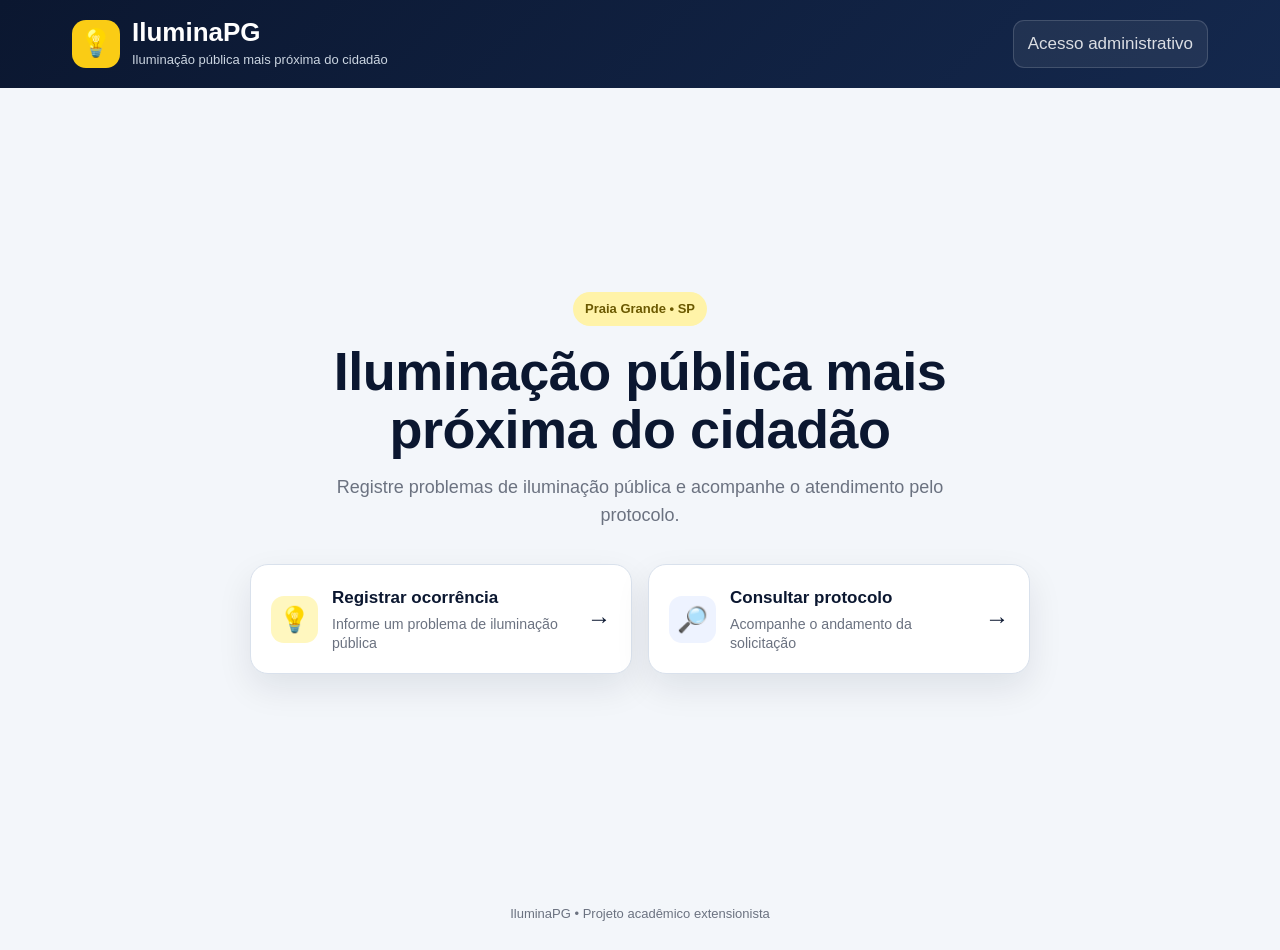
<file: index.html>
<!doctype html>

<html lang="pt-BR">

<head>

    <meta charset="utf-8">

    <meta
        name="viewport"
        content="width=device-width, initial-scale=1"
    >

    <title>IluminaPG</title>

    <link
        rel="stylesheet"
        href="style.css"
    >

</head>


<body>


<header class="topbar">

    <div class="topbar-inner">


        <div class="brand">

            <div class="brand-mark">
                💡
            </div>


            <div>

                <div class="brand-title">
                    IluminaPG
                </div>

                <div class="brand-subtitle">
                    Iluminação pública mais próxima do cidadão
                </div>

            </div>


        </div>



        <nav class="nav">

            <a
                class="admin-link"
                href="gestao.html"
            >
                Acesso administrativo
            </a>

        </nav>


    </div>

</header>



<main class="wrap home-wrap">


    <section class="home-hero">


        <span class="hero-kicker">
            Praia Grande • SP
        </span>


        <h1>
            Iluminação pública
            mais próxima do cidadão
        </h1>


        <p>
            Registre problemas de iluminação pública
            e acompanhe o atendimento pelo protocolo.
        </p>


        <div class="home-actions">


            <a
                href="nova-ocorrencia.html"
                class="home-action primary-action"
            >

                <span class="home-action-icon">
                    💡
                </span>


                <div>

                    <strong>
                        Registrar ocorrência
                    </strong>

                    <small>
                        Informe um problema de iluminação pública
                    </small>

                </div>


                <span class="home-arrow">
                    →
                </span>

            </a>



            <a
                href="consulta.html"
                class="home-action secondary-action"
            >

                <span class="home-action-icon">
                    🔎
                </span>


                <div>

                    <strong>
                        Consultar protocolo
                    </strong>

                    <small>
                        Acompanhe o andamento da solicitação
                    </small>

                </div>


                <span class="home-arrow">
                    →
                </span>

            </a>


        </div>


    </section>


</main>



<footer class="footer">

    IluminaPG • Projeto acadêmico extensionista

</footer>


</body>

</html>
</file>
<file: style.css>
:root {

    --navy: #0b1730;

    --navy2: #14284d;

    --yellow: #facc15;

    --yellow-dark: #eab308;

    --bg: #f3f6fa;

    --card: #ffffff;

    --text: #25324a;

    --muted: #6b7280;

    --line: #d9e1ec;

    --green: #16a34a;

    --red: #dc2626;

    --purple: #7c3aed;

    --orange: #d97706;

    --shadow:
        0 14px 35px
        rgba(15, 23, 42, .09);

    --radius: 18px;

}



/* =========================================
   GERAL
========================================= */

* {
    box-sizing: border-box;
}


html {

    scroll-behavior: smooth;

    font-size: 17px;

}


body {

    margin: 0;

    min-width: 280px;

    font-family:
        "Segoe UI",
        Arial,
        sans-serif;

    background: var(--bg);

    color: var(--text);

    line-height: 1.55;

}


a {

    text-decoration: none;

    color: inherit;

}


button,
input,
select,
textarea {

    font: inherit;

}


img {

    max-width: 100%;

}



/* =========================================
   CABEÇALHO
========================================= */

.topbar {

    background:
        linear-gradient(
            135deg,
            var(--navy),
            var(--navy2)
        );

    color: #fff;

}


.topbar-inner {

    width: 100%;

    max-width: 1180px;

    margin: auto;

    padding: 18px 22px;

    display: flex;

    justify-content: space-between;

    align-items: center;

    gap: 18px;

}


.brand {

    display: flex;

    align-items: center;

    gap: 12px;

}


.brand-mark {

    width: 48px;

    height: 48px;

    min-width: 48px;

    border-radius: 14px;

    background: var(--yellow);

    display: grid;

    place-items: center;

    font-size: 27px;

}


.brand-title {

    font-size: 26px;

    font-weight: 800;

    line-height: 1.1;

}


.brand-subtitle {

    margin-top: 3px;

    font-size: 13px;

    color: #cbd5e1;

}


.nav {

    display: flex;

    align-items: center;

    gap: 8px;

    flex-wrap: wrap;

}


.nav a,
.nav button {

    border:
        1px solid
        rgba(255,255,255,.18);

    background:
        rgba(255,255,255,.08);

    color: #fff;

    padding: 10px 14px;

    border-radius: 11px;

    cursor: pointer;

    transition: .15s;

}


.nav a:hover,
.nav button:hover {

    background:
        rgba(255,255,255,.15);

}


.admin-link {

    opacity: .85;

}



/* =========================================
   LAYOUT
========================================= */

.wrap {

    width: 100%;

    max-width: 1180px;

    margin: 30px auto;

    padding: 0 18px;

}



/* =========================================
   HOME MINIMALISTA
========================================= */

.home-wrap {

    min-height:
        calc(100vh - 170px);

    display: flex;

    align-items: center;

    justify-content: center;

}


.home-hero {

    width: 100%;

    max-width: 900px;

    text-align: center;

    padding: 50px 20px;

}


.hero-kicker {

    display: inline-block;

    background: #fff3a8;

    color: #6b5900;

    padding: 7px 12px;

    border-radius: 999px;

    font-weight: 800;

    font-size: 13px;

    margin-bottom: 16px;

}


.home-hero h1 {

    max-width: 760px;

    margin:
        0 auto 16px;

    color: var(--navy);

    font-size:
        clamp(
            34px,
            5vw,
            54px
        );

    line-height: 1.08;

    letter-spacing: -.5px;

}


.home-hero > p {

    max-width: 650px;

    margin:
        0 auto 34px;

    color: var(--muted);

    font-size: 18px;

}


.home-actions {

    width: 100%;

    max-width: 780px;

    margin: auto;

    display: grid;

    grid-template-columns:
        repeat(2, 1fr);

    gap: 16px;

}


.home-action {

    min-height: 105px;

    display: grid;

    grid-template-columns:
        auto 1fr auto;

    align-items: center;

    gap: 14px;

    padding: 20px;

    background: #fff;

    border:
        1px solid
        var(--line);

    border-radius: 18px;

    text-align: left;

    box-shadow: var(--shadow);

    transition:
        transform .18s,
        border-color .18s;

}


.home-action:hover {

    transform:
        translateY(-2px);

    border-color:
        #c9d2df;

}


.home-action-icon {

    width: 47px;

    height: 47px;

    border-radius: 13px;

    background: #fff7bf;

    display: grid;

    place-items: center;

    font-size: 25px;

}


.home-action strong {

    display: block;

    color: var(--navy);

    font-size: 17px;

}


.home-action small {

    display: block;

    margin-top: 3px;

    color: var(--muted);

    line-height: 1.35;

}


.home-arrow {

    color: var(--navy);

    font-size: 24px;

    font-weight: 700;

}


.secondary-action
.home-action-icon {

    background:
        #eef3ff;

}



/* =========================================
   HERO ANTIGO
========================================= */

.hero {

    background:
        linear-gradient(
            135deg,
            #fff,
            #fff9d9
        );

    border:
        1px solid
        #f6e17b;

    border-radius: 24px;

    padding: 34px;

    box-shadow:
        var(--shadow);

}


.hero h1 {

    font-size: 38px;

    margin:
        0 0 12px;

    color:
        var(--navy);

}


.hero p {

    color:
        var(--muted);

    line-height:
        1.6;

}



/* =========================================
   CARDS
========================================= */

.quick-grid {

    display: grid;

    grid-template-columns:
        1fr 1fr;

    gap: 18px;

    margin-top: 22px;

}


.quick-card,
.card,
.stat {

    background: #fff;

    border:
        1px solid
        var(--line);

    border-radius:
        var(--radius);

    box-shadow:
        var(--shadow);

}


.quick-card {

    padding: 24px;

}


.quick-card h2,
.card h2 {

    color: var(--navy);

}


.quick-card p {

    color:
        var(--muted);

}


.card {

    padding: 26px;

    margin-bottom: 20px;

}


.card-title {

    display: flex;

    align-items: center;

    gap: 11px;

    margin-bottom: 20px;

}


.card-title h2 {

    margin: 0;

    font-size: 23px;

}


.card-title span {

    width: 38px;

    height: 38px;

    min-width: 38px;

    border-radius: 10px;

    background:
        #eef3ff;

    display: grid;

    place-items: center;

    font-size: 20px;

}



/* =========================================
   FORMULÁRIOS
========================================= */

.grid-2 {

    display: grid;

    grid-template-columns:
        1fr 1fr;

    gap: 18px;

}


.field {

    margin-bottom: 17px;

}


label {

    display: block;

    font-size: 15px;

    font-weight: 750;

    margin-bottom: 8px;

}


.optional {

    font-weight: 400;

    color: var(--muted);

    font-size: 13px;

}


input,
select,
textarea {

    width: 100%;

    min-height: 48px;

    border:
        1px solid
        #cfd8e5;

    padding:
        13px 14px;

    border-radius: 11px;

    background: #fff;

    color: var(--text);

    outline: none;

}


textarea {

    min-height: 115px;

    resize: vertical;

}


input:focus,
select:focus,
textarea:focus {

    border-color:
        #7aa2ff;

    box-shadow:
        0 0 0 3px
        rgba(37,99,235,.1);

}


input:disabled,
select:disabled,
textarea:disabled {

    background:
        #f1f5f9;

    color:
        #64748b;

    cursor:
        not-allowed;

}


.section-text,
.hint {

    color:
        var(--muted);

    font-size: 14px;

}


.section-text {

    margin:
        -8px 0 20px;

}


.observation-field {

    margin-top: 22px;

}



/* =========================================
   PROBLEMAS DE ILUMINAÇÃO
========================================= */

.problem-grid {

    display: grid;

    grid-template-columns:
        repeat(2,1fr);

    gap: 14px;

}


.problem {

    position: relative;

    min-height: 155px;

    border:
        1px solid
        var(--line);

    border-radius: 15px;

    padding: 18px;

    display: flex;

    gap: 18px;

    align-items: center;

    cursor: pointer;

    transition:
        border-color .18s,
        background .18s,
        transform .18s;

}


.problem:hover {

    border-color:
        #e3b91e;

    transform:
        translateY(-1px);

}


.problem input {

    position: absolute;

    opacity: 0;

    width: 1px;

    height: 1px;

}


.problem:has(
    input:checked
) {

    border-color:
        #e3b91e;

    background:
        #fff9dc;

    box-shadow:
        0 0 0 2px
        rgba(234,179,8,.10);

}


.problem-icon {

    width: 120px;

    height: 120px;

    min-width: 120px;

    display: flex;

    align-items: center;

    justify-content: center;

}


.problem-icon img {

    width: 110px;

    height: 110px;

    object-fit: contain;

    transition:
        transform .18s;

}


.problem:hover
.problem-icon img {

    transform:
        scale(1.05);

}


.problem:has(
    input:checked
)
.problem-icon img {

    transform:
        scale(1.07);

}


.problem-content {

    flex: 1;

}


.problem-content strong {

    display: block;

    color:
        var(--navy);

    font-size: 17px;

    line-height: 1.3;

}


.problem-content small {

    display: block;

    margin-top: 7px;

    color:
        var(--muted);

    font-size: 14px;

    line-height: 1.4;

}



/* =========================================
   BOTÕES
========================================= */

.btn {

    border: 0;

    border-radius: 11px;

    padding: 12px 17px;

    min-height: 46px;

    font-weight: 800;

    cursor: pointer;

}


.btn-primary {

    background:
        var(--yellow);

    color:
        var(--navy);

}


.btn-dark {

    background:
        var(--navy);

    color:
        #fff;

}


.btn-light {

    background:
        #eef2f7;

    color:
        var(--navy);

}


.btn-success {

    background:
        var(--green);

    color:
        #fff;

}


.btn:disabled {

    opacity: .55;

    cursor:
        not-allowed;

}


.send-button {

    min-width: 230px;

}



/* =========================================
   ALERTAS
========================================= */

.alert {

    padding:
        14px 16px;

    border-radius:
        11px;

    margin:
        14px 0;

    display:
        none;

}


.alert.show {

    display:
        block;

}


.alert.success,
.alert.ok {

    background:
        #dcfce7;

    color:
        #166534;

}


.alert.error,
.alert.err {

    background:
        #fee2e2;

    color:
        #991b1b;

}


.alert.info {

    background:
        #dbeafe;

    color:
        #1e40af;

}


.protocol-box {

    margin-top: 12px;

    background:
        #fff9cc;

    border:
        1px dashed
        #cda600;

    border-radius:
        12px;

    padding:
        14px;

    text-align:
        center;

    font-size:
        25px;

    font-weight:
        900;

}



/* =========================================
   STATUS
========================================= */

.status {

    display: inline-block;

    border-radius:
        999px;

    padding:
        7px 12px;

    font-size:
        13px;

    font-weight:
        900;

}


.status.aberto {

    background:
        #dbeafe;

    color:
        #1d4ed8;

}


.status.em_analise {

    background:
        #fef3c7;

    color:
        #92400e;

}


.status.encaminhado {

    background:
        #ede9fe;

    color:
        #6d28d9;

}


.status.concluido {

    background:
        #dcfce7;

    color:
        #166534;

}


.status.nao_executado {

    background:
        #fee2e2;

    color:
        #991b1b;

}



/* =========================================
   ESTATÍSTICAS
========================================= */

.stats {

    display: grid;

    grid-template-columns:
        repeat(5,1fr);

    gap: 14px;

    margin-bottom: 18px;

}


.stat {

    padding: 18px;

}


.stat .n {

    font-size: 31px;

    font-weight: 900;

    color:
        var(--navy);

}


.stat .t {

    font-size: 13px;

    color:
        var(--muted);

}



/* =========================================
   GESTÃO / TABELA
========================================= */

.toolbar {

    display: grid;

    grid-template-columns:
        2fr 1fr auto;

    gap: 10px;

    margin-bottom:
        14px;

}


.tablewrap {

    width: 100%;

    overflow-x: auto;

    -webkit-overflow-scrolling:
        touch;

}


.table {

    width: 100%;

    border-collapse:
        collapse;

    min-width: 830px;

}


.table th,
.table td {

    padding:
        13px 11px;

    text-align: left;

    border-bottom:
        1px solid
        #e9eef5;

    font-size:
        14px;

}


.table th {

    font-size:
        12px;

    text-transform:
        uppercase;

    color:
        #7b8798;

}


.admin-detail-grid,
.result-grid {

    display: grid;

    grid-template-columns:
        1fr 1fr;

    gap: 14px;

}


.detail-block {

    background:
        #f8fafc;

    border:
        1px solid
        #edf2f7;

    border-radius:
        13px;

    padding:
        16px;

}



/* =========================================
   HISTÓRICO
========================================= */

.history-section {

    margin-top: 26px;

    padding-top: 22px;

    border-top:
        1px solid
        var(--line);

}


.history-section h3 {

    margin:
        0 0 18px;

    color:
        var(--navy);

}


.history-list {

    display: flex;

    flex-direction: column;

}


.history-item {

    position: relative;

    display: grid;

    grid-template-columns:
        30px 1fr;

    gap: 12px;

    padding-bottom: 20px;

}


.history-item::before {

    content: "";

    position: absolute;

    left: 9px;

    top: 20px;

    bottom: 0;

    width: 2px;

    background:
        #dbe2ea;

}


.history-item:last-child::before {

    display: none;

}


.history-dot {

    width: 20px;

    height: 20px;

    margin-top: 3px;

    border-radius: 50%;

    border:
        4px solid #fff;

    background:
        #2563eb;

    box-shadow:
        0 0 0 2px
        #dbe2ea;

    z-index: 2;

}


.history-item.em_analise
.history-dot {

    background:
        var(--orange);

}


.history-item.encaminhado
.history-dot {

    background:
        var(--purple);

}


.history-item.concluido
.history-dot {

    background:
        var(--green);

}


.history-item.nao_executado
.history-dot {

    background:
        var(--red);

}


.history-content {

    background:
        #f8fafc;

    border:
        1px solid
        #e7edf4;

    border-radius:
        12px;

    padding:
        13px 15px;

}


.history-header {

    display: flex;

    justify-content:
        space-between;

    align-items: center;

    gap: 12px;

}


.history-header strong {

    color:
        var(--navy);

}


.history-header span {

    color:
        var(--muted);

    font-size: 13px;

}


.history-content p {

    margin:
        8px 0 0;

}



/* =========================================
   TIMELINE ANTIGA
========================================= */

.timeline {

    display: flex;

    overflow: auto;

    margin-top: 20px;

}


.timeline-step {

    min-width: 150px;

    position: relative;

    padding-top: 26px;

    color:
        #8a96a8;

    font-size: 13px;

    font-weight: 700;

}


.timeline-step::before {

    content: "";

    position: absolute;

    top: 7px;

    left: 0;

    width: 14px;

    height: 14px;

    border-radius:
        50%;

    background:
        #cbd5e1;

}


.timeline-step::after {

    content: "";

    position: absolute;

    top: 13px;

    left: 14px;

    width: 100%;

    height: 2px;

    background:
        #cbd5e1;

}


.timeline-step:last-child::after {

    display:
        none;

}


.timeline-step.done {

    color:
        var(--navy);

}


.timeline-step.done::before,
.timeline-step.done::after {

    background:
        var(--green);

}



/* =========================================
   LOGIN
========================================= */

.login-card {

    max-width:
        500px;

    margin:
        50px auto;

}



/* =========================================
   FOOTER
========================================= */

.footer {

    padding:
        26px 15px;

    text-align:
        center;

    color:
        var(--muted);

    font-size:
        13px;

}



/* =========================================
   NOTEBOOK / TABLET
========================================= */

@media (
    max-width: 1000px
) {

    .stats {

        grid-template-columns:
            repeat(3,1fr);

    }

}



/* =========================================
   TABLET / CELULAR
========================================= */

@media (
    max-width: 820px
) {

    .topbar-inner {

        flex-direction:
            column;

        align-items:
            flex-start;

    }


    .nav {

        width:
            100%;

    }


    .nav a,
    .nav button {

        text-align:
            center;

    }


    .home-wrap {

        min-height:
            auto;

    }


    .home-hero {

        padding:
            35px 5px;

    }


    .home-actions {

        grid-template-columns:
            1fr;

    }


    .quick-grid,
    .grid-2,
    .toolbar,
    .admin-detail-grid,
    .result-grid {

        grid-template-columns:
            1fr;

    }


    .problem-grid {

        grid-template-columns:
            1fr;

    }


    .stats {

        grid-template-columns:
            repeat(2,1fr);

    }


    .hero h1 {

        font-size:
            31px;

    }


    .wrap {

        padding:
            0 13px;

    }


    .hero,
    .card {

        padding:
            21px;

    }

}



/* =========================================
   CELULAR
========================================= */

@media (
    max-width: 600px
) {

    html {

        font-size: 16px;

    }


    .topbar-inner {

        padding:
            15px 14px;

    }


    .brand-title {

        font-size:
            23px;

    }


    .brand-subtitle {

        font-size:
            12px;

    }


    .nav {

        display: grid;

        grid-template-columns:
            1fr 1fr;

    }


    .nav a,
    .nav button {

        width: 100%;

    }


    .home-hero h1 {

        font-size:
            34px;

    }


    .home-hero > p {

        font-size:
            16px;

    }


    .home-action {

        min-height:
            95px;

        padding:
            16px;

    }


    .problem {

        min-height:
            140px;

        padding:
            15px;

        gap:
            13px;

    }


    .problem-icon {

        width:
            100px;

        height:
            100px;

        min-width:
            100px;

    }


    .problem-icon img {

        width:
            95px;

        height:
            95px;

    }


    .problem-content strong {

        font-size:
            16px;

    }


    .problem-content small {

        font-size:
            13px;

    }


    .send-button {

        width:
            100%;

    }


    .history-header {

        flex-direction:
            column;

        align-items:
            flex-start;

        gap:
            2px;

    }

}



/* =========================================
   CELULAR PEQUENO
========================================= */

@media (
    max-width: 420px
) {

    .brand-mark {

        width:
            43px;

        height:
            43px;

        min-width:
            43px;

        font-size:
            23px;

    }


    .nav {

        grid-template-columns:
            1fr;

    }


    .stats {

        grid-template-columns:
            1fr;

    }


    .home-hero {

        padding-top:
            25px;

    }


    .home-hero h1 {

        font-size:
            30px;

    }


    .home-action {

        grid-template-columns:
            auto 1fr;

    }


    .home-arrow {

        display:
            none;

    }


    .problem {

        flex-direction:
            column;

        text-align:
            center;

    }


    .problem-icon {

        width:
            125px;

        height:
            125px;

    }


    .problem-icon img {

        width:
            118px;

        height:
            118px;

    }

}
</file>
